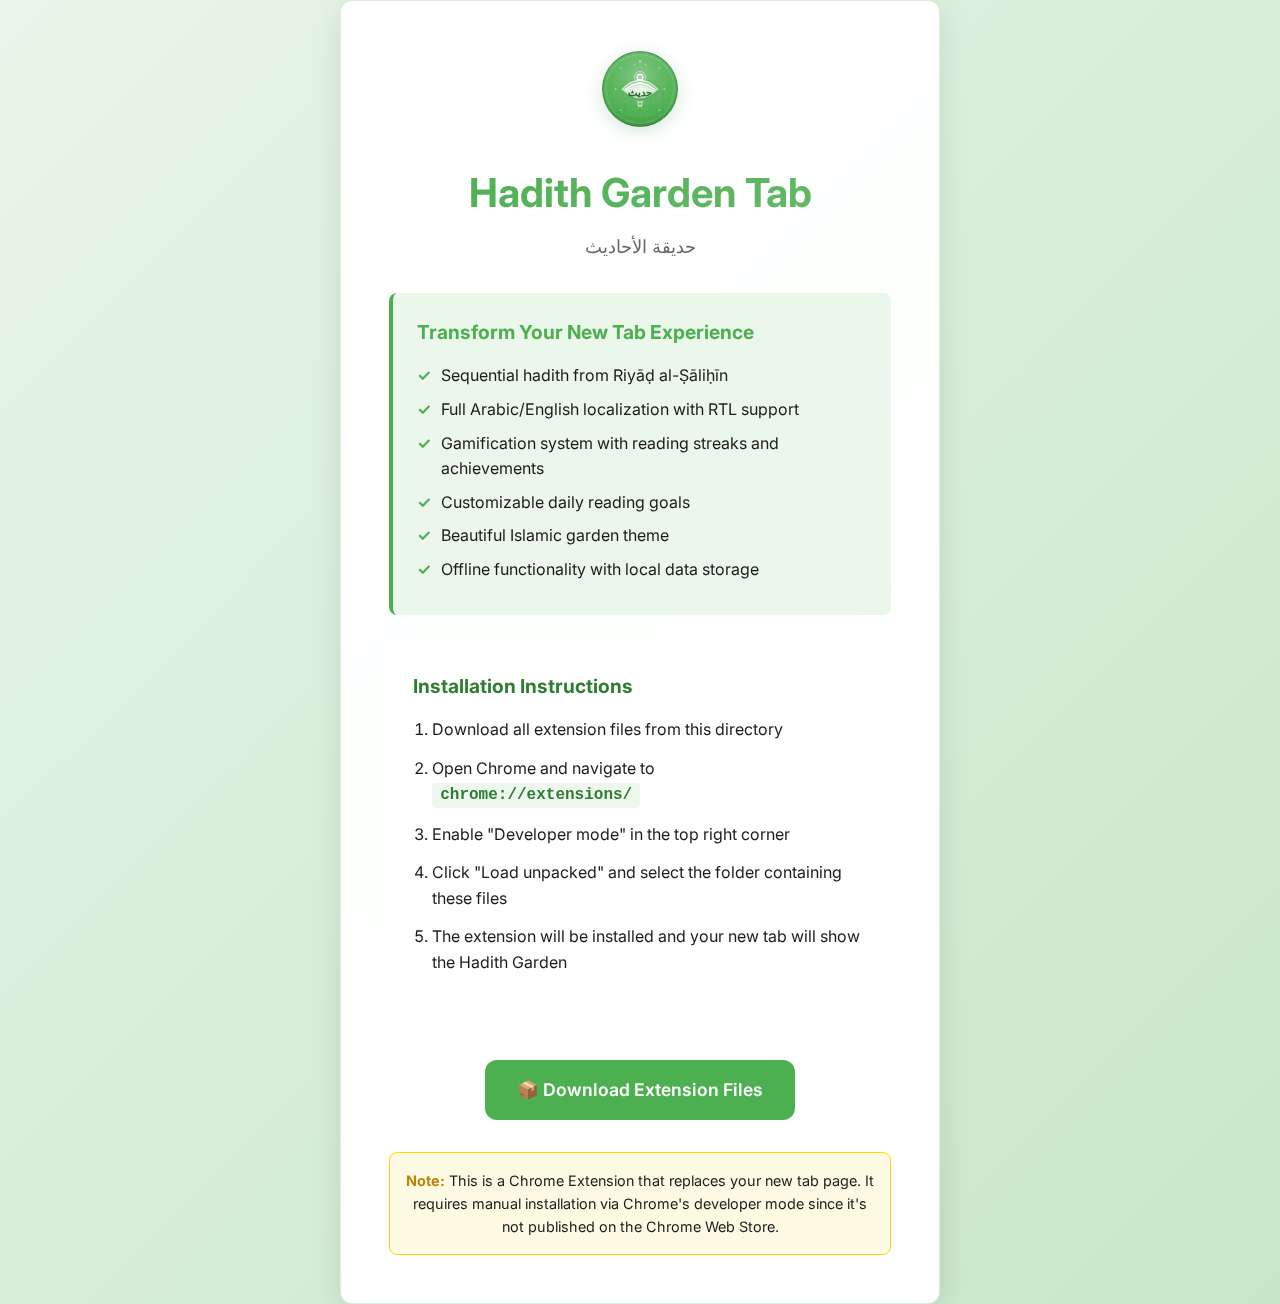
<file: index.html>
<!DOCTYPE html>
<html lang="en" dir="ltr">
<head>
    <meta charset="UTF-8">
    <meta name="viewport" content="width=device-width, initial-scale=1.0">
    <title>Hadith Garden Tab - Chrome Extension</title>
    <link rel="preconnect" href="https://fonts.googleapis.com">
    <link rel="preconnect" href="https://fonts.gstatic.com" crossorigin>
    <link href="https://fonts.googleapis.com/css2?family=Amiri:wght@400;700&family=Inter:wght@400;500;600&display=swap" rel="stylesheet">
    <style>
        :root {
            --primary-green: #4CAF50;
            --light-green: #66BB6A;
            --dark-green: #2E7D32;
            --soft-green: rgba(76, 175, 80, 0.1);
            --accent-gold: #FFD700;
            --text-dark: #1B1B1B;
            --text-light: #666666;
            --card-bg: rgba(255, 255, 255, 0.95);
            --shadow: rgba(0, 0, 0, 0.1);
            --border-radius: 12px;
            --transition: all 0.3s cubic-bezier(0.4, 0, 0.2, 1);
        }

        * {
            margin: 0;
            padding: 0;
            box-sizing: border-box;
        }

        body {
            font-family: 'Inter', sans-serif;
            background: linear-gradient(135deg, #E8F5E8 0%, #C8E6C9 100%);
            min-height: 100vh;
            display: flex;
            align-items: center;
            justify-content: center;
            color: var(--text-dark);
            line-height: 1.6;
        }

        .container {
            max-width: 600px;
            width: 90%;
            background: var(--card-bg);
            border-radius: var(--border-radius);
            padding: 3rem;
            box-shadow: 0 8px 32px var(--shadow);
            text-align: center;
            backdrop-filter: blur(10px);
            border: 1px solid rgba(76, 175, 80, 0.2);
        }

        .logo {
            width: 80px;
            height: 80px;
            margin: 0 auto 1.5rem;
            filter: drop-shadow(0 4px 8px rgba(45, 125, 50, 0.2));
        }

        .title {
            font-size: 2.5rem;
            font-weight: 700;
            color: var(--primary-green);
            margin-bottom: 0.5rem;
            background: linear-gradient(135deg, var(--primary-green), var(--light-green));
            -webkit-background-clip: text;
            -webkit-text-fill-color: transparent;
            background-clip: text;
        }

        .subtitle {
            font-size: 1.1rem;
            color: var(--text-light);
            margin-bottom: 2rem;
        }

        .description {
            font-size: 1rem;
            color: var(--text-dark);
            margin-bottom: 2rem;
            text-align: left;
            background: var(--soft-green);
            padding: 1.5rem;
            border-radius: 8px;
            border-left: 4px solid var(--primary-green);
        }

        .description h3 {
            color: var(--primary-green);
            margin-bottom: 1rem;
            font-size: 1.2rem;
        }

        .description ul {
            list-style: none;
            padding-left: 0;
        }

        .description li {
            margin-bottom: 0.5rem;
            position: relative;
            padding-left: 1.5rem;
        }

        .description li::before {
            content: "✓";
            position: absolute;
            left: 0;
            color: var(--primary-green);
            font-weight: bold;
        }

        .installation-steps {
            text-align: left;
            margin-bottom: 2rem;
            background: rgba(255, 255, 255, 0.7);
            padding: 1.5rem;
            border-radius: 8px;
        }

        .installation-steps h3 {
            color: var(--dark-green);
            margin-bottom: 1rem;
            font-size: 1.2rem;
        }

        .installation-steps ol {
            padding-left: 1.2rem;
        }

        .installation-steps li {
            margin-bottom: 0.8rem;
            color: var(--text-dark);
        }

        .installation-steps code {
            background: rgba(76, 175, 80, 0.1);
            padding: 0.2rem 0.5rem;
            border-radius: 4px;
            font-family: 'Courier New', monospace;
            color: var(--dark-green);
            font-weight: 600;
        }

        .download-btn {
            display: inline-flex;
            align-items: center;
            gap: 0.75rem;
            background: var(--primary-green);
            color: white;
            padding: 1rem 2rem;
            border: none;
            border-radius: var(--border-radius);
            font-size: 1.1rem;
            font-weight: 600;
            cursor: pointer;
            transition: var(--transition);
            text-decoration: none;
            margin-top: 1rem;
        }

        .download-btn:hover {
            background: var(--light-green);
            transform: translateY(-2px);
            box-shadow: 0 8px 24px rgba(76, 175, 80, 0.3);
        }

        .note {
            margin-top: 2rem;
            padding: 1rem;
            background: rgba(255, 215, 0, 0.1);
            border-radius: 8px;
            border: 1px solid var(--accent-gold);
            color: var(--text-dark);
            font-size: 0.9rem;
        }

        .note strong {
            color: #B8860B;
        }
    </style>
</head>
<body>
    <div class="container">
        <img src="icons/logo.svg" alt="Hadith Garden Logo" class="logo">
        
        <h1 class="title">Hadith Garden Tab</h1>
        <p class="subtitle">حديقة الأحاديث</p>
        
        <div class="description">
            <h3>Transform Your New Tab Experience</h3>
            <ul>
                <li>Sequential hadith from Riyāḍ al-Ṣāliḥīn</li>
                <li>Full Arabic/English localization with RTL support</li>
                <li>Gamification system with reading streaks and achievements</li>
                <li>Customizable daily reading goals</li>
                <li>Beautiful Islamic garden theme</li>
                <li>Offline functionality with local data storage</li>
            </ul>
        </div>

        <div class="installation-steps">
            <h3>Installation Instructions</h3>
            <ol>
                <li>Download all extension files from this directory</li>
                <li>Open Chrome and navigate to <code>chrome://extensions/</code></li>
                <li>Enable "Developer mode" in the top right corner</li>
                <li>Click "Load unpacked" and select the folder containing these files</li>
                <li>The extension will be installed and your new tab will show the Hadith Garden</li>
            </ol>
        </div>

        <a href="#" class="download-btn" onclick="downloadFiles()">
            📦 Download Extension Files
        </a>

        <div class="note">
            <strong>Note:</strong> This is a Chrome Extension that replaces your new tab page. It requires manual installation via Chrome's developer mode since it's not published on the Chrome Web Store.
        </div>
    </div>

    <script>
        function downloadFiles() {
            alert('Please manually download the following files from this directory:\n\n' +
                  '• manifest.json\n' +
                  '• newtab.html\n' +
                  '• newtab.css\n' +
                  '• newtab.js\n' +
                  '• localization.js\n' +
                  '• gamification.js\n' +
                  '• options.html\n' +
                  '• options.css\n' +
                  '• options.js\n' +
                  '• icons/ folder (complete)\n' +
                  '• data/ folder (complete)\n\n' +
                  'Then follow the installation instructions above.');
        }
    </script>
</body>
</html>
</file>
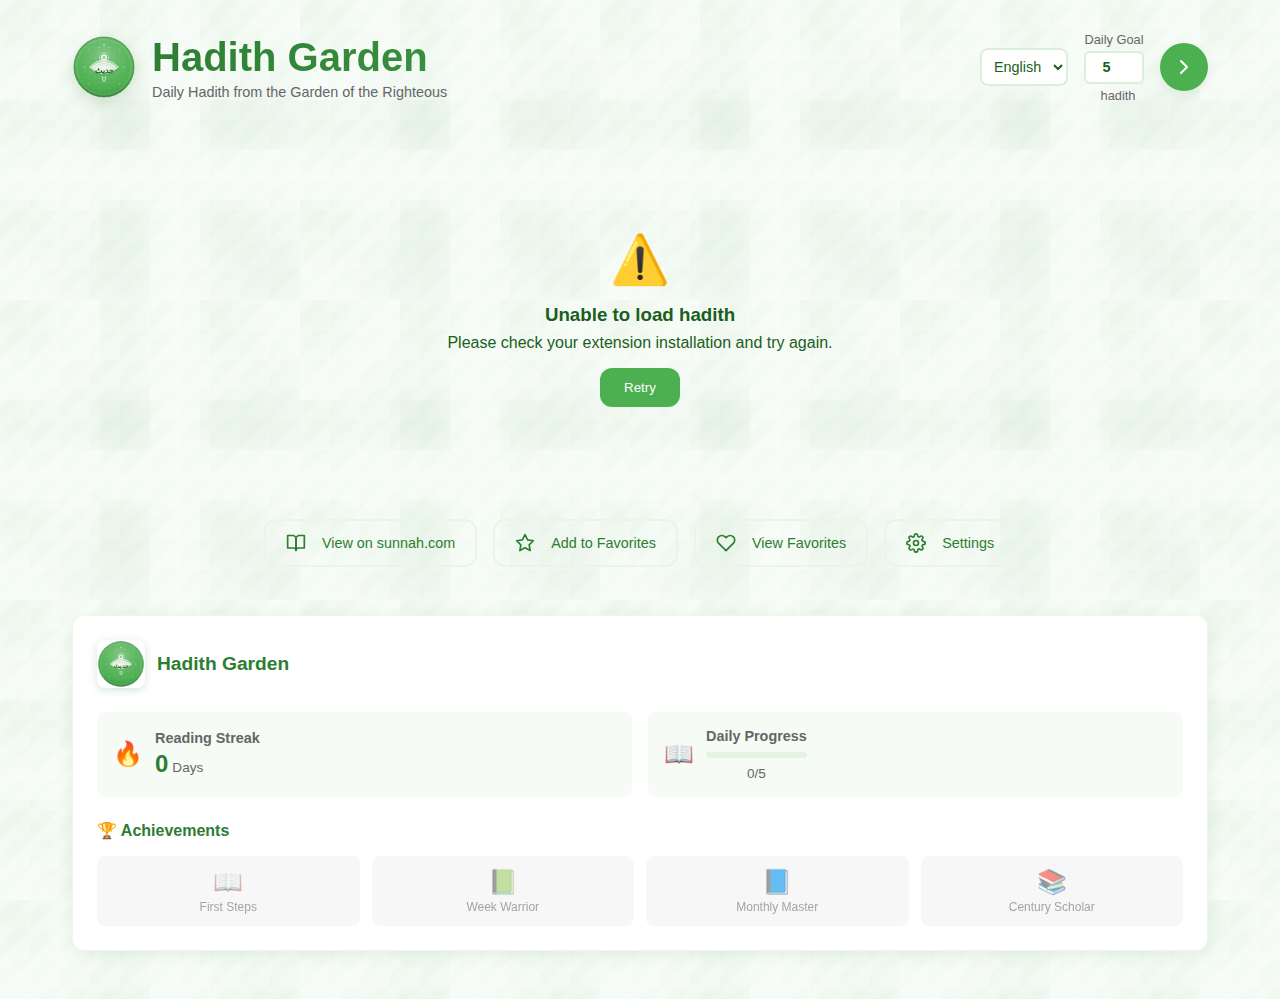
<file: newtab.html>
<!DOCTYPE html>
<html lang="en" dir="ltr">
<head>
    <meta charset="UTF-8">
    <meta name="viewport" content="width=device-width, initial-scale=1.0">
    <title data-i18n="app.title">🌿 Garden Tab – Riyāḍ al-Ṣāliḥīn</title>
    <link rel="stylesheet" href="newtab.css">

    <!-- Feather icons CSS is embedded in main CSS file -->
</head>
<body>
    <div class="container">        
        <header class="header">
            <div class="logo-title-section">
                <img src="icons/logo.svg" alt="Hadeeth Garden Logo" class="header-logo">
                <div class="title-group">
                    <h1 class="title" data-i18n="app.title">Hadith Garden Tab</h1>
                    <p class="subtitle" data-i18n="app.subtitle">Daily Hadith from the Garden of the Righteous</p>
                </div>
            </div>
            <div class="header-controls">
                <select id="languageSelect" class="language-select" title="Language / اللغة">
                    <option value="en">English</option>
                    <option value="ar">العربية</option>
                </select>
                <div class="daily-goal-controls">
                    <label for="dailyGoalInput" class="goal-label" data-i18n="ui.daily_goal">Daily Goal</label>
                    <input type="number" id="dailyGoalInput" min="1" max="20" value="5" class="goal-input">
                    <span class="goal-label-suffix" data-i18n="ui.hadith_goal">hadith</span>
                </div>
                <button id="nextHadithBtn" class="next-btn" data-i18n-title="hadith.nextHadith">
                    <i data-feather="chevron-right"></i>
                </button>
            </div>
        </header>

        <main class="main-content">
            <div id="loadingState" class="loading-state">
                <div class="loading-spinner"></div>
                <p data-i18n="loading.text">Loading hadith...</p>
            </div>

            <div id="errorState" class="error-state" style="display: none;">
                <div class="error-icon">⚠️</div>
                <h3 data-i18n="error.title">Unable to load hadith</h3>
                <p data-i18n="error.description">Please check your extension installation and try again.</p>
                <button id="retryBtn" class="retry-btn" data-i18n="error.retry">Retry</button>
            </div>

            <article id="hadithCard" class="hadith-card" style="display: none;">
                <div class="hadith-meta">
                    <span id="bookChip" class="chip" data-i18n="hadith.book">Book</span>
                    <span id="numberChip" class="chip" data-i18n="hadith.number">Hadith</span>
                </div>

                <div id="arabicText" class="arabic-text" lang="ar" dir="rtl">
                    <!-- Arabic hadith text will be loaded here -->
                </div>

                <div id="englishText" class="english-text" lang="en">
                    <!-- English hadith text will be loaded here -->
                </div>
            </article>
        </main>

        <footer class="footer">
            <div class="toolbar">
                <button id="viewOnSunnahBtn" class="toolbar-btn" data-i18n-title="hadith.viewOnSunnah">
                    <i data-feather="book-open"></i>
                    <span data-i18n="hadith.viewOnSunnah">View on sunnah.com</span>
                </button>
                
                <button id="addToFavoritesBtn" class="toolbar-btn" data-i18n-title="hadith.addToFavorites">
                    <i data-feather="star"></i>
                    <span data-i18n="hadith.addToFavorites">Add to Favorites</span>
                </button>
                
                <button id="favoritesBtn" class="toolbar-btn" data-i18n-title="favorites.view">
                    <i data-feather="heart"></i>
                    <span data-i18n="favorites.view">View Favorites</span>
                </button>
                

                <button id="settingsBtn" class="toolbar-btn" data-i18n-title="hadith.settings">
                    <i data-feather="settings"></i>
                    <span data-i18n="hadith.settings">Settings</span>
                </button>
            </div>
        </footer>

        <!-- Progress/Gamification Section moved to bottom -->
        <div id="progressSection" class="progress-section">
            <!-- This will be populated by gamification system -->
        </div>
    </div>

    <script src="libs/feather.min.js"></script>
    <script src="localization.js"></script>
    <script src="gamification.js"></script>
    <script src="newtab.js"></script>
</body>
</html>
</file>
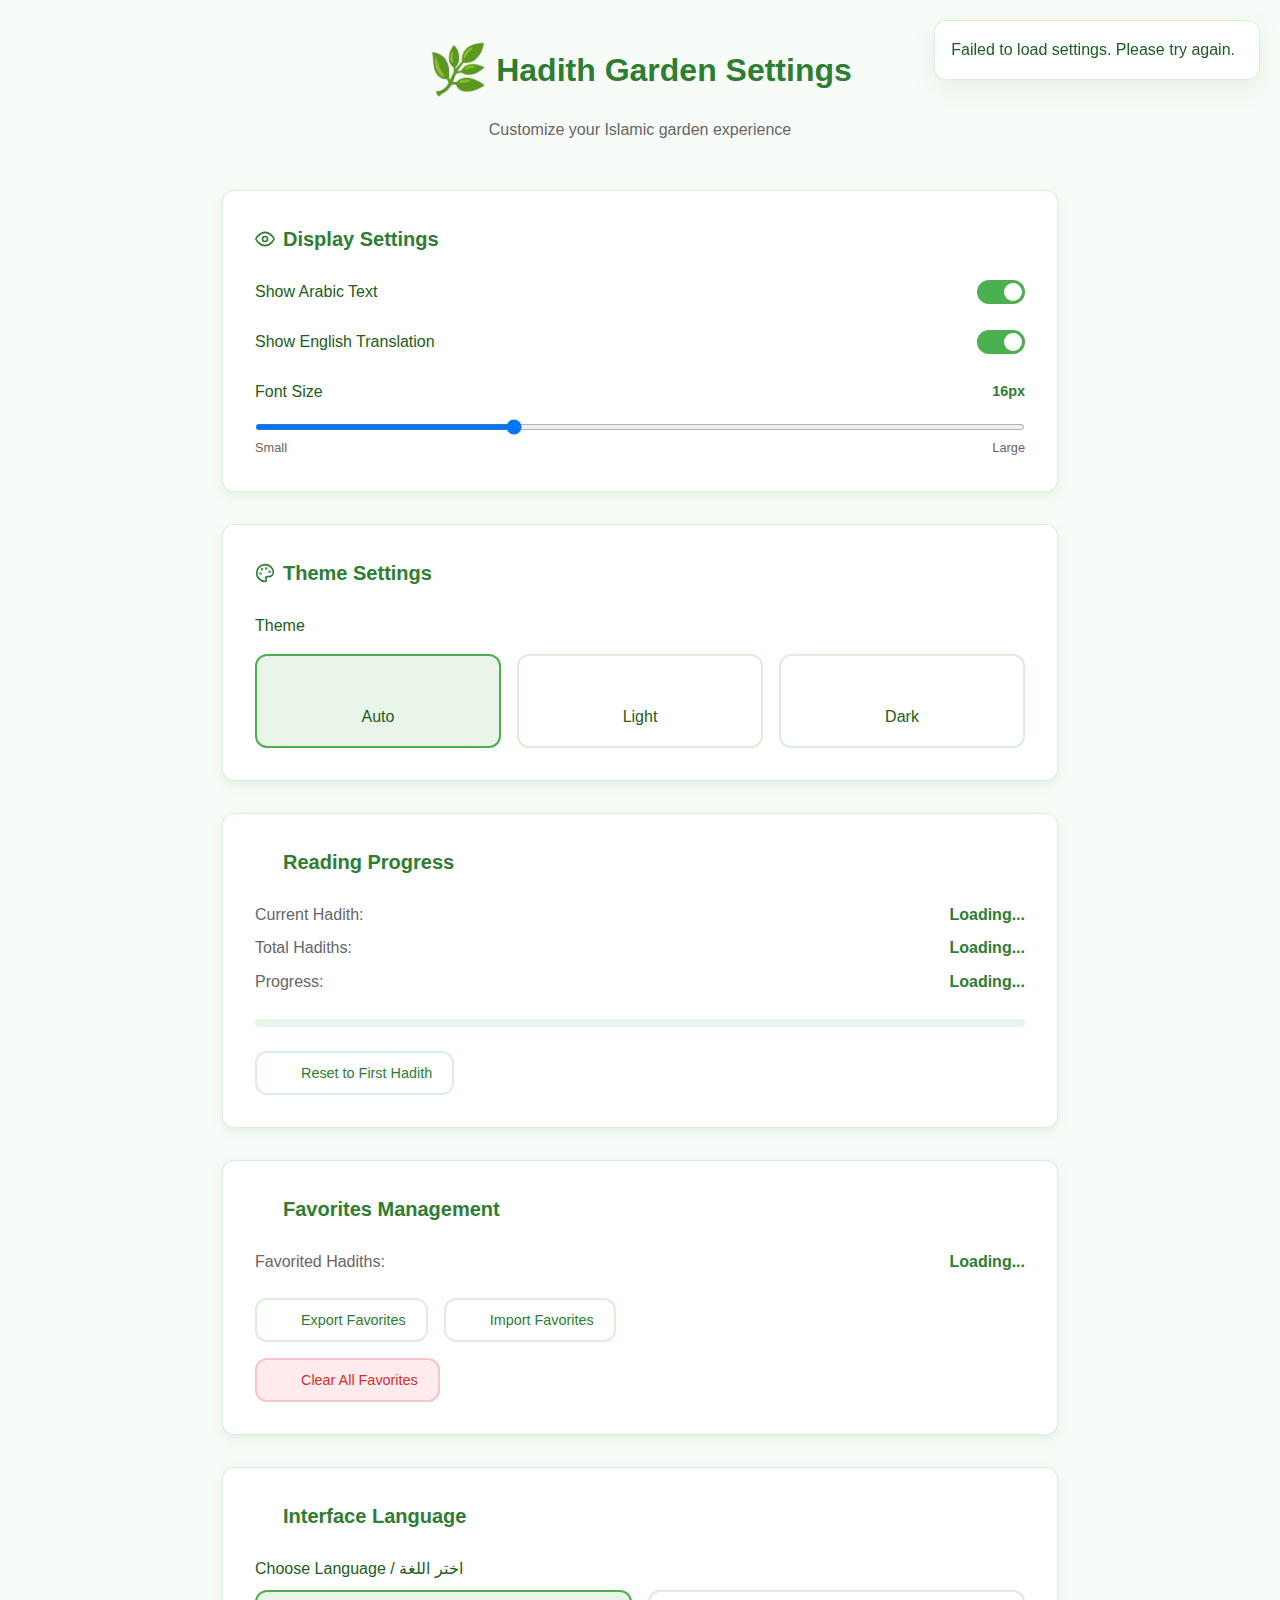
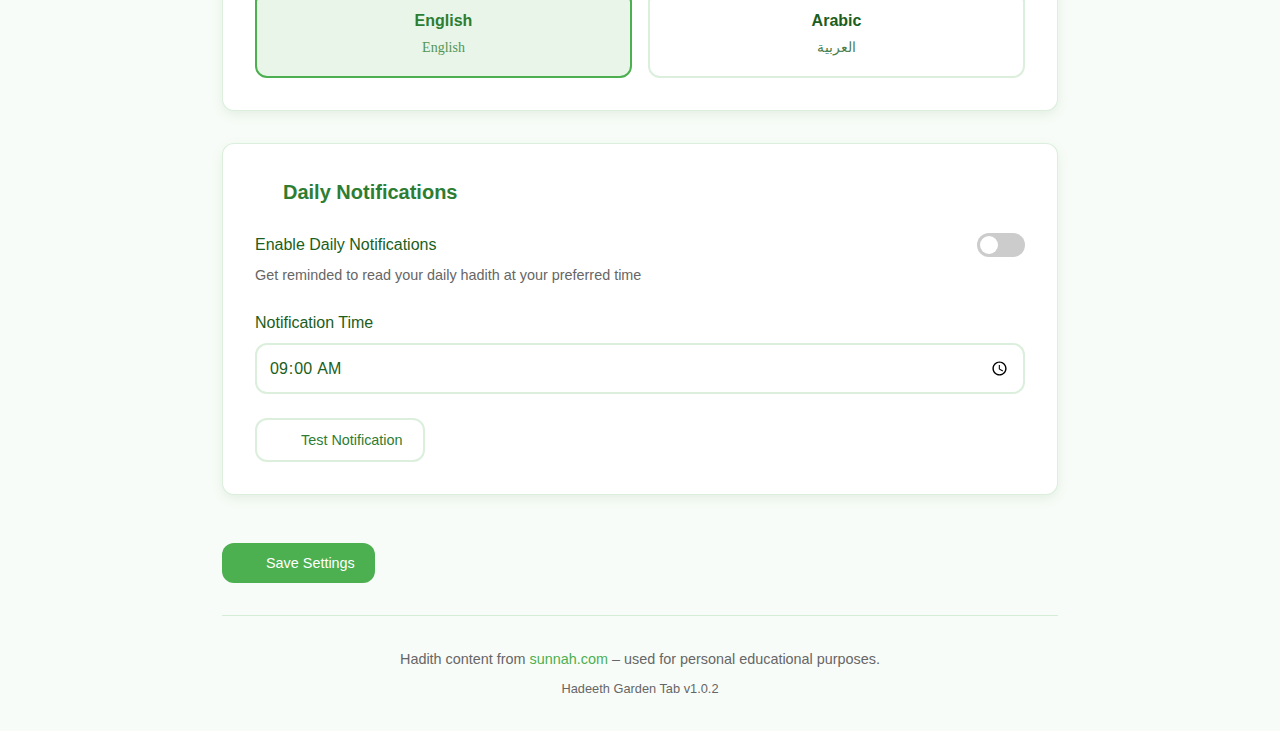
<file: options.html>
<!DOCTYPE html>
<html lang="en" dir="ltr">
<head>
    <meta charset="UTF-8">
    <meta name="viewport" content="width=device-width, initial-scale=1.0">
    <title data-i18n="options.title">Hadith Garden - Settings</title>
    <link rel="stylesheet" href="options.css">
</head>
<body>
    <div class="container">
        <header class="header">
            <h1 class="title">
                <span class="icon">🌿</span>
                <span data-i18n="options.title">Hadith Garden Settings</span>
            </h1>
            <p class="subtitle" data-i18n="options.subtitle">Customize your Islamic garden experience</p>
        </header>

        <main class="main-content">
            <div class="settings-grid">
                <!-- Display Settings -->
                <section class="settings-section">
                    <h2 class="section-title">
                        <svg width="20" height="20" viewBox="0 0 24 24" fill="none" stroke="currentColor" stroke-width="2" stroke-linecap="round" stroke-linejoin="round">
                            <path d="M1 12s4-8 11-8 11 8 11 8-4 8-11 8-11-8-11-8z"></path>
                            <circle cx="12" cy="12" r="3"></circle>
                        </svg>
                        <span data-i18n="options.display">Display Settings</span>
                    </h2>
                    
                    <div class="setting-group">
                        <label class="setting-label">
                            <span class="label-text" data-i18n="options.showArabic">Show Arabic Text</span>
                            <div class="toggle-switch">
                                <input type="checkbox" id="showArabic" checked>
                                <span class="slider"></span>
                            </div>
                        </label>
                    </div>
                    
                    <div class="setting-group">
                        <label class="setting-label">
                            <span class="label-text" data-i18n="options.showEnglish">Show English Translation</span>
                            <div class="toggle-switch">
                                <input type="checkbox" id="showEnglish" checked>
                                <span class="slider"></span>
                            </div>
                        </label>
                    </div>
                    
                    <div class="setting-group">
                        <label class="setting-label">
                            <span class="label-text" data-i18n="options.fontSize">Font Size</span>
                            <span class="font-size-value" id="fontSizeValue">16px</span>
                        </label>
                        <input type="range" id="fontSize" min="12" max="24" value="16" class="slider-range">
                        <div class="range-labels">
                            <span data-i18n="options.small">Small</span>
                            <span data-i18n="options.large">Large</span>
                        </div>
                    </div>
                </section>

                <!-- Theme Settings -->
                <section class="settings-section">
                    <h2 class="section-title">
                        <svg width="20" height="20" viewBox="0 0 24 24" fill="none" stroke="currentColor" stroke-width="2" stroke-linecap="round" stroke-linejoin="round">
                            <circle cx="13.5" cy="6.5" r=".5"></circle>
                            <circle cx="17.5" cy="10.5" r=".5"></circle>
                            <circle cx="8.5" cy="7.5" r=".5"></circle>
                            <circle cx="6.5" cy="12.5" r=".5"></circle>
                            <path d="M12 2C6.5 2 2 6.5 2 12s4.5 10 10 10c.926 0 1.648-.746 1.648-1.688 0-.437-.18-.835-.437-1.125-.29-.289-.438-.652-.438-1.125a1.64 1.64 0 0 1 1.668-1.668h1.996c3.051 0 5.555-2.503 5.555-5.554C21.965 6.012 17.461 2 12 2z"></path>
                        </svg>
                        <span data-i18n="options.theme">Theme Settings</span>
                    </h2>
                    
                    <div class="setting-group">
                        <label class="setting-label">
                            <span class="label-text" data-i18n="options.themeLabel">Theme</span>
                        </label>
                        <div class="theme-options">
                            <label class="theme-option">
                                <input type="radio" name="theme" value="auto" checked>
                                <span class="theme-card">
                                    <i data-feather="monitor"></i>
                                    <span data-i18n="options.theme.auto">Auto</span>
                                </span>
                            </label>
                            <label class="theme-option">
                                <input type="radio" name="theme" value="light">
                                <span class="theme-card">
                                    <i data-feather="sun"></i>
                                    <span data-i18n="options.theme.light">Light</span>
                                </span>
                            </label>
                            <label class="theme-option">
                                <input type="radio" name="theme" value="dark">
                                <span class="theme-card">
                                    <i data-feather="moon"></i>
                                    <span data-i18n="options.theme.dark">Dark</span>
                                </span>
                            </label>
                        </div>
                    </div>
                </section>

                <!-- Reading Progress -->
                <section class="settings-section">
                    <h2 class="section-title">
                        <i data-feather="book-open"></i>
                        <span data-i18n="options.readingProgress">Reading Progress</span>
                    </h2>
                    
                    <div class="progress-info">
                        <div class="progress-stat">
                            <span class="stat-label" data-i18n="options.currentHadith">Current Hadith:</span>
                            <span class="stat-value" id="currentHadithNumber" data-i18n="options.loading">Loading...</span>
                        </div>
                        <div class="progress-stat">
                            <span class="stat-label" data-i18n="options.totalHadiths">Total Hadiths:</span>
                            <span class="stat-value" id="totalHadiths" data-i18n="options.loading">Loading...</span>
                        </div>
                        <div class="progress-stat">
                            <span class="stat-label" data-i18n="options.progress">Progress:</span>
                            <span class="stat-value" id="progressPercentage" data-i18n="options.loading">Loading...</span>
                        </div>
                    </div>
                    
                    <div class="progress-bar">
                        <div class="progress-fill" id="progressFill"></div>
                    </div>
                    
                    <button id="resetProgressBtn" class="action-btn secondary">
                        <i data-feather="refresh-cw"></i>
                        <span data-i18n="options.resetProgress">Reset to First Hadith</span>
                    </button>
                </section>

                <!-- Favorites Management -->
                <section class="settings-section">
                    <h2 class="section-title">
                        <i data-feather="star"></i>
                        <span data-i18n="options.favoritesManagement">Favorites Management</span>
                    </h2>
                    
                    <div class="favorites-info">
                        <div class="favorites-stat">
                            <span class="stat-label" data-i18n="options.favoritedHadiths">Favorited Hadiths:</span>
                            <span class="stat-value" id="favoritesCount" data-i18n="options.loading">Loading...</span>
                        </div>
                    </div>
                    
                    <div class="favorites-actions">
                        <button id="exportFavoritesBtn" class="action-btn secondary">
                            <i data-feather="download"></i>
                            <span data-i18n="options.exportFavorites">Export Favorites</span>
                        </button>
                        <button id="importFavoritesBtn" class="action-btn secondary">
                            <i data-feather="upload"></i>
                            <span data-i18n="options.importFavorites">Import Favorites</span>
                        </button>
                        <input type="file" id="importFile" accept=".json" style="display: none;">
                    </div>
                    
                    <button id="clearFavoritesBtn" class="action-btn danger">
                        <i data-feather="trash-2"></i>
                        <span data-i18n="options.clearFavorites">Clear All Favorites</span>
                    </button>
                </section>

                <!-- Language Settings -->
                <section class="settings-section">
                    <h2 class="section-title">
                        <i data-feather="globe"></i>
                        <span data-i18n="options.interfaceLanguage">Interface Language</span>
                    </h2>
                    
                    <div class="setting-group">
                        <label class="setting-label">
                            <span class="label-text" data-i18n="options.chooseLanguage">Choose Language / اختر اللغة</span>
                        </label>
                        <div class="language-options">
                            <label class="language-option">
                                <input type="radio" name="language" value="en" checked>
                                <span class="language-card">
                                    <span class="language-name" data-i18n="options.languageEnglish">English</span>
                                    <span class="language-native">English</span>
                                </span>
                            </label>
                            <label class="language-option">
                                <input type="radio" name="language" value="ar">
                                <span class="language-card">
                                    <span class="language-name" data-i18n="options.languageArabic">Arabic</span>
                                    <span class="language-native">العربية</span>
                                </span>
                            </label>
                        </div>
                    </div>
                </section>

                <!-- Notifications -->
                <section class="settings-section">
                    <h2 class="section-title">
                        <i data-feather="bell"></i>
                        <span data-i18n="settings.notifications">Daily Notifications</span>
                    </h2>
                    
                    <div class="setting-group">
                        <label class="setting-label">
                            <span class="label-text" data-i18n="notifications.enable">Enable Daily Notifications</span>
                            <div class="toggle-switch">
                                <input type="checkbox" id="notificationsEnabled">
                                <span class="slider"></span>
                            </div>
                        </label>
                        <div class="setting-description" data-i18n="notifications.description">
                            Get reminded to read your daily hadith at your preferred time
                        </div>
                    </div>
                    
                    <div class="setting-group" id="notificationTimeGroup">
                        <label class="setting-label">
                            <span class="label-text" data-i18n="notifications.time">Notification Time</span>
                        </label>
                        <input type="time" id="notificationTime" value="09:00" class="time-input">
                    </div>
                    
                    <div class="setting-group">
                        <button id="testNotificationBtn" class="action-btn secondary">
                            <i data-feather="bell"></i>
                            <span data-i18n="notifications.test">Test Notification</span>
                        </button>
                        <div class="notification-status" id="notificationStatus"></div>
                    </div>
                </section>
            </div>
        </main>

        <footer class="footer">
            <div class="footer-actions">
                <button id="saveSettingsBtn" class="action-btn primary">
                    <i data-feather="save"></i>
                    <span data-i18n="options.saveSettings">Save Settings</span>
                </button>
            </div>
            
            <div class="footer-info">
                <p class="attribution" data-i18n-html="options.attribution">
                    Hadith content from <a href="https://sunnah.com/riyadussalihin" target="_blank">sunnah.com</a> 
                    – used for personal educational purposes.
                </p>
                <p class="version" data-i18n="options.version">Hadeeth Garden Tab v1.0.2</p>
            </div>
        </footer>
    </div>

    <!-- Notifications -->
    <div id="notification" class="notification">
        <div class="notification-content">
            <span class="notification-message"></span>
            <button class="notification-close">
                <i data-feather="x"></i>
            </button>
        </div>
    </div>

    <script src="libs/feather.min.js"></script>
    <script src="localization.js"></script>
    <script src="options.js"></script>
</body>
</html>
</file>
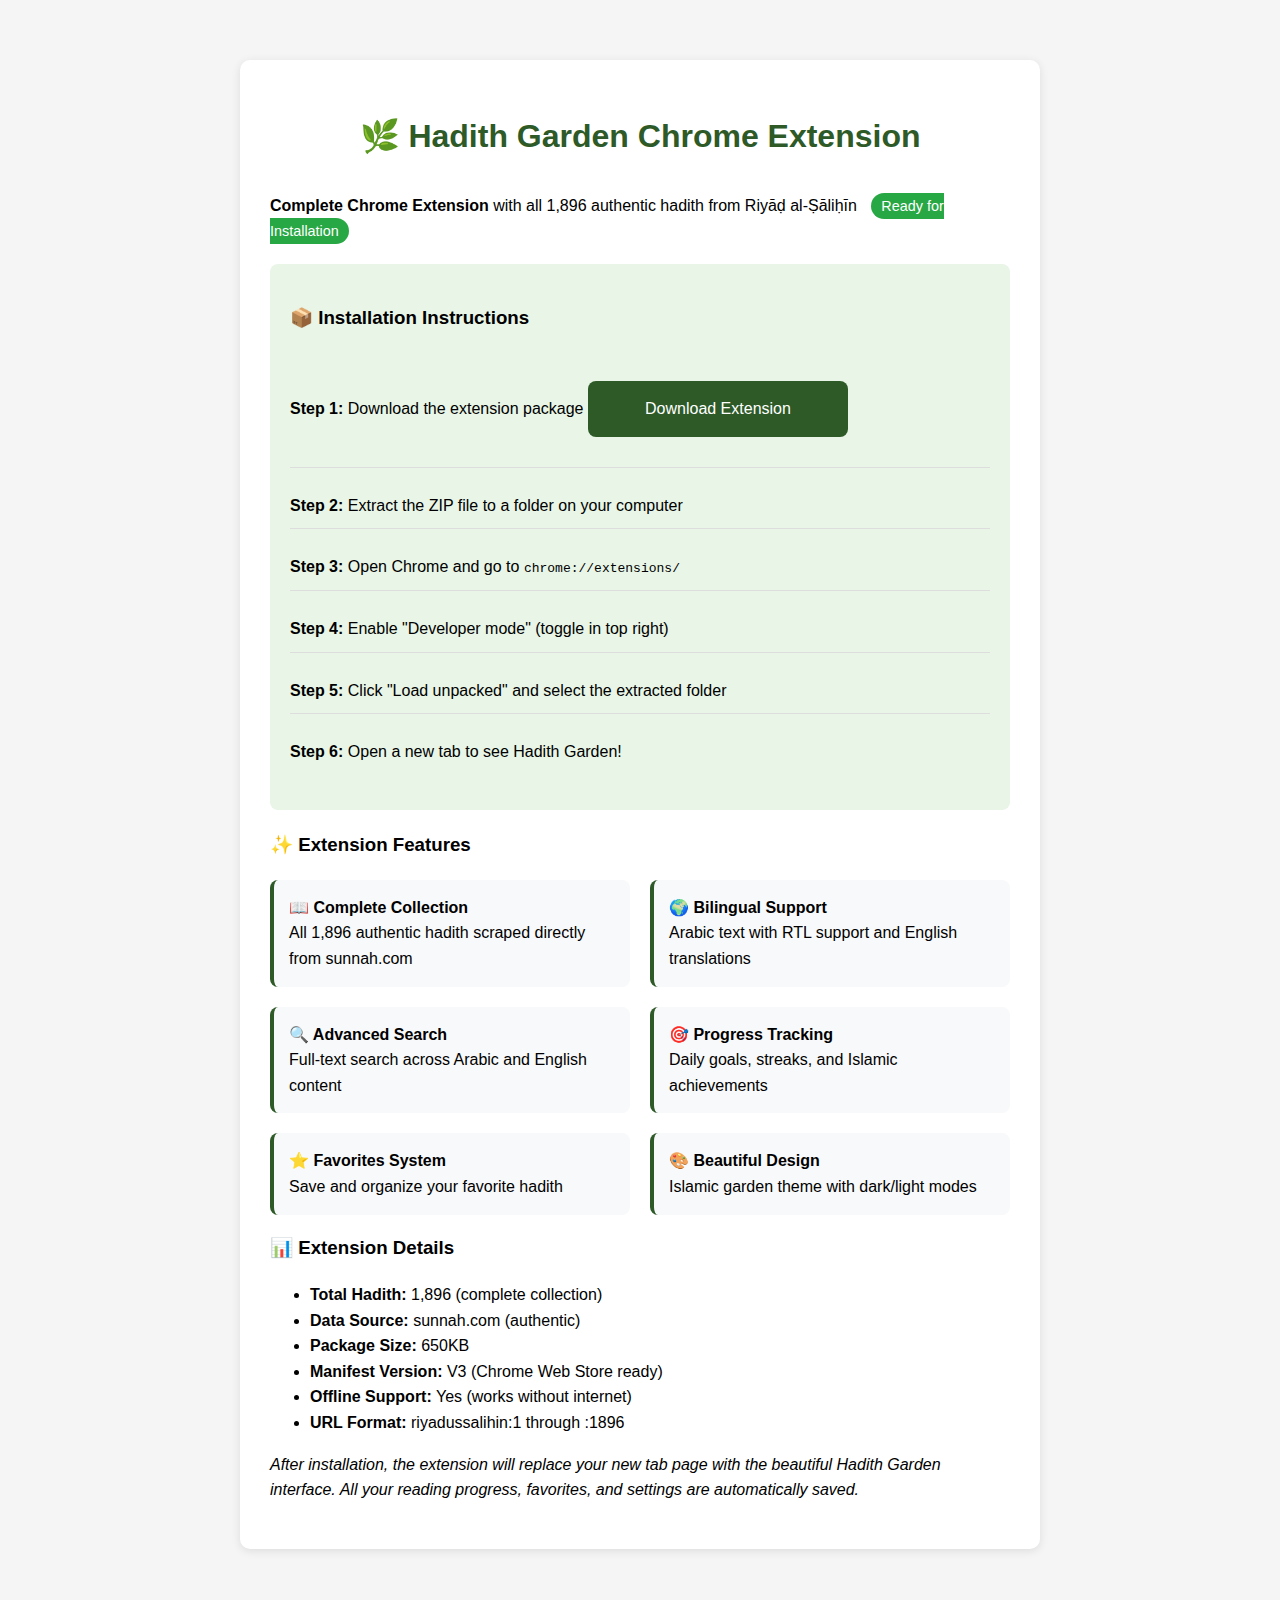
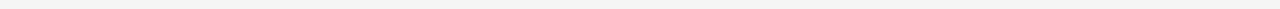
<file: test-extension.html>
<!DOCTYPE html>
<html lang="en">
<head>
    <meta charset="UTF-8">
    <meta name="viewport" content="width=device-width, initial-scale=1.0">
    <title>Hadith Garden - Test Extension</title>
    <style>
        body {
            font-family: -apple-system, BlinkMacSystemFont, 'Segoe UI', Roboto, sans-serif;
            max-width: 800px;
            margin: 40px auto;
            padding: 20px;
            line-height: 1.6;
            background: #f5f5f5;
        }
        .container {
            background: white;
            padding: 30px;
            border-radius: 10px;
            box-shadow: 0 2px 10px rgba(0,0,0,0.1);
        }
        .title {
            color: #2d5a27;
            text-align: center;
            margin-bottom: 30px;
        }
        .installation-steps {
            background: #e8f5e7;
            padding: 20px;
            border-radius: 8px;
            margin: 20px 0;
        }
        .step {
            margin: 15px 0;
            padding: 10px 0;
            border-bottom: 1px solid #ddd;
        }
        .step:last-child {
            border-bottom: none;
        }
        .extension-features {
            display: grid;
            grid-template-columns: 1fr 1fr;
            gap: 20px;
            margin-top: 20px;
        }
        .feature {
            background: #f8f9fa;
            padding: 15px;
            border-radius: 8px;
            border-left: 4px solid #2d5a27;
        }
        .download-btn {
            display: inline-block;
            background: #2d5a27;
            color: white;
            padding: 15px 30px;
            text-decoration: none;
            border-radius: 8px;
            margin: 20px 0;
            text-align: center;
            width: 200px;
        }
        .success-badge {
            background: #28a745;
            color: white;
            padding: 5px 10px;
            border-radius: 15px;
            font-size: 0.9em;
            margin-left: 10px;
        }
    </style>
</head>
<body>
    <div class="container">
        <h1 class="title">🌿 Hadith Garden Chrome Extension</h1>
        <p><strong>Complete Chrome Extension</strong> with all 1,896 authentic hadith from Riyāḍ al-Ṣāliḥīn <span class="success-badge">Ready for Installation</span></p>
        
        <div class="installation-steps">
            <h3>📦 Installation Instructions</h3>
            <div class="step">
                <strong>Step 1:</strong> Download the extension package
                <a href="hadith-garden-chrome-extension.zip" class="download-btn" download>Download Extension</a>
            </div>
            <div class="step">
                <strong>Step 2:</strong> Extract the ZIP file to a folder on your computer
            </div>
            <div class="step">
                <strong>Step 3:</strong> Open Chrome and go to <code>chrome://extensions/</code>
            </div>
            <div class="step">
                <strong>Step 4:</strong> Enable "Developer mode" (toggle in top right)
            </div>
            <div class="step">
                <strong>Step 5:</strong> Click "Load unpacked" and select the extracted folder
            </div>
            <div class="step">
                <strong>Step 6:</strong> Open a new tab to see Hadith Garden!
            </div>
        </div>

        <h3>✨ Extension Features</h3>
        <div class="extension-features">
            <div class="feature">
                <strong>📖 Complete Collection</strong><br>
                All 1,896 authentic hadith scraped directly from sunnah.com
            </div>
            <div class="feature">
                <strong>🌍 Bilingual Support</strong><br>
                Arabic text with RTL support and English translations
            </div>
            <div class="feature">
                <strong>🔍 Advanced Search</strong><br>
                Full-text search across Arabic and English content
            </div>
            <div class="feature">
                <strong>🎯 Progress Tracking</strong><br>
                Daily goals, streaks, and Islamic achievements
            </div>
            <div class="feature">
                <strong>⭐ Favorites System</strong><br>
                Save and organize your favorite hadith
            </div>
            <div class="feature">
                <strong>🎨 Beautiful Design</strong><br>
                Islamic garden theme with dark/light modes
            </div>
        </div>

        <h3>📊 Extension Details</h3>
        <ul>
            <li><strong>Total Hadith:</strong> 1,896 (complete collection)</li>
            <li><strong>Data Source:</strong> sunnah.com (authentic)</li>
            <li><strong>Package Size:</strong> 650KB</li>
            <li><strong>Manifest Version:</strong> V3 (Chrome Web Store ready)</li>
            <li><strong>Offline Support:</strong> Yes (works without internet)</li>
            <li><strong>URL Format:</strong> riyadussalihin:1 through :1896</li>
        </ul>

        <p><em>After installation, the extension will replace your new tab page with the beautiful Hadith Garden interface. All your reading progress, favorites, and settings are automatically saved.</em></p>
    </div>
</body>
</html>
</file>
<file: newtab.css>
:root {
    --primary-green: #2d7d32;
    --primary-green-dark: #1b5e20;
    --light-green: #4caf50;
    --soft-green: #e8f5e8;
    --accent-gold: #ffd700;
    --text-dark: #1b5e20;
    --text-light: #666;
    --background: #f8fcf8;
    --card-bg: #ffffff;
    --shadow: rgba(45, 125, 50, 0.1);
    --border-radius: 12px;
    --transition: all 0.3s cubic-bezier(0.4, 0, 0.2, 1);
}

[data-theme="dark"] {
    --background: #0d1f12;
    --card-bg: #1a2e1f;
    --text-dark: #a5d6a7;
    --text-light: #81c784;
    --soft-green: #1b2e1f;
    --shadow: rgba(0, 0, 0, 0.3);
}

* {
    margin: 0;
    padding: 0;
    box-sizing: border-box;
}

body {
    font-family: -apple-system, BlinkMacSystemFont, 'Segoe UI', Roboto, Inter, sans-serif;
    background: var(--background);
    color: var(--text-dark);
    min-height: 100vh;
    background-image: 
        radial-gradient(circle at 20% 20%, rgba(76, 175, 80, 0.05) 0%, transparent 50%),
        radial-gradient(circle at 80% 80%, rgba(45, 125, 50, 0.05) 0%, transparent 50%),
        linear-gradient(135deg, transparent 25%, rgba(76, 175, 80, 0.02) 25%, rgba(76, 175, 80, 0.02) 50%, transparent 50%);
    background-size: 100px 100px, 150px 150px, 30px 30px;
    overflow-x: hidden;
}

/* Reduced motion support */
@media (prefers-reduced-motion: reduce) {
    * {
        animation-duration: 0.01ms !important;
        animation-iteration-count: 1 !important;
        transition-duration: 0.01ms !important;
    }
}

.container {
    max-width: 1200px;
    margin: 0 auto;
    padding: 2rem;
    min-height: 100vh;
    display: flex;
    flex-direction: column;
    animation: fadeIn 0.6s ease-out;
}

@keyframes fadeIn {
    from { opacity: 0; transform: translateY(20px); }
    to { opacity: 1; transform: translateY(0); }
}

/* Progress Section - Now at bottom */
.progress-section {
    margin-top: 3rem;
    margin-bottom: 1rem;
}

.progress-card {
    background: var(--card-bg);
    border-radius: var(--border-radius);
    padding: 1.5rem;
    box-shadow: 0 4px 16px var(--shadow);
    border: 1px solid rgba(76, 175, 80, 0.1);
}

.progress-header {
    display: flex;
    align-items: center;
    gap: 1rem;
    margin-bottom: 1.5rem;
}

.logo-section {
    display: flex;
    align-items: center;
    gap: 0.75rem;
}

.app-logo {
    width: 48px;
    height: 48px;
    border-radius: 8px;
    box-shadow: 0 2px 8px rgba(45, 125, 50, 0.2);
}

.app-name {
    font-size: 1.2rem;
    font-weight: 600;
    color: var(--primary-green);
    margin: 0;
}

.stats-grid {
    display: grid;
    grid-template-columns: 1fr 1fr;
    gap: 1rem;
    margin-bottom: 1.5rem;
}

.stat-card {
    background: rgba(76, 175, 80, 0.05);
    border-radius: 8px;
    padding: 1rem;
    display: flex;
    align-items: center;
    gap: 0.75rem;
}

.stat-icon {
    font-size: 1.5rem;
}

.stat-content h3 {
    font-size: 0.9rem;
    color: var(--text-light);
    margin: 0 0 0.25rem 0;
}

.stat-value {
    display: flex;
    align-items: baseline;
    gap: 0.25rem;
}

.stat-value span:first-child {
    font-size: 1.5rem;
    font-weight: 700;
    color: var(--primary-green);
}

.stat-unit {
    font-size: 0.85rem;
    color: var(--text-light);
}

.progress-bar {
    width: 100%;
    height: 6px;
    background: rgba(76, 175, 80, 0.1);
    border-radius: 3px;
    overflow: hidden;
    margin: 0.5rem 0;
}

.progress-fill {
    height: 100%;
    background: linear-gradient(90deg, var(--light-green), var(--primary-green));
    transition: width 0.3s ease;
    border-radius: 3px;
}

.progress-text {
    font-size: 0.85rem;
    color: var(--text-light);
    text-align: center;
}

.achievements-section h3 {
    color: var(--primary-green);
    margin: 0 0 1rem 0;
    font-size: 1rem;
}

.achievements-grid {
    display: grid;
    grid-template-columns: repeat(auto-fit, minmax(80px, 1fr));
    gap: 0.75rem;
}

.achievement {
    text-align: center;
    padding: 0.75rem;
    border-radius: 8px;
    transition: var(--transition);
}

.achievement.unlocked {
    background: rgba(76, 175, 80, 0.1);
    color: var(--primary-green);
}

.achievement.locked {
    background: rgba(128, 128, 128, 0.1);
    color: var(--text-light);
    opacity: 0.6;
}

.achievement-icon {
    font-size: 1.5rem;
    margin-bottom: 0.25rem;
}

.achievement-title {
    font-size: 0.75rem;
    font-weight: 500;
}

/* Achievement Notification */
.achievement-notification {
    position: fixed;
    top: 2rem;
    right: 2rem;
    background: var(--card-bg);
    border: 2px solid var(--accent-gold);
    border-radius: var(--border-radius);
    padding: 1rem;
    box-shadow: 0 8px 32px rgba(255, 215, 0, 0.3);
    display: flex;
    align-items: center;
    gap: 1rem;
    max-width: 320px;
    transform: translateX(100%);
    transition: transform 0.3s ease;
    z-index: 1000;
}

.achievement-notification.show {
    transform: translateX(0);
}

.achievement-notification .achievement-icon {
    font-size: 2rem;
}

.achievement-notification .achievement-content h3 {
    color: var(--accent-gold);
    margin: 0 0 0.25rem 0;
    font-size: 0.9rem;
}

.achievement-notification .achievement-name {
    font-weight: 600;
    color: var(--primary-green);
    margin: 0 0 0.25rem 0;
}

.achievement-notification .achievement-desc {
    font-size: 0.8rem;
    color: var(--text-light);
    margin: 0;
}

.header {
    display: flex;
    justify-content: space-between;
    align-items: center;
    margin-bottom: 3rem;
    position: relative;
}

.logo-title-section {
    display: flex;
    align-items: center;
    gap: 1rem;
    flex: 1;
    margin-right: 2rem; /* Add space before controls */
}

.header-logo {
    width: 64px;
    height: 64px;
    border-radius: 12px;
    transition: var(--transition);
    filter: drop-shadow(0 4px 8px rgba(45, 125, 50, 0.2));
}

.header-logo:hover {
    transform: scale(1.05);
    filter: drop-shadow(0 6px 12px rgba(45, 125, 50, 0.3));
}

.title-group {
    flex: 1;
}

.title {
    font-size: clamp(1.5rem, 4vw, 2.5rem);
    font-weight: 600;
    color: var(--primary-green);
    margin: 0 0 0.25rem 0;
    background: linear-gradient(135deg, var(--primary-green), var(--light-green));
    -webkit-background-clip: text;
    -webkit-text-fill-color: transparent;
    background-clip: text;
}

.subtitle {
    font-size: 0.9rem;
    color: var(--text-light);
    margin: 0;
    font-weight: 400;
}

.header-controls {
    display: flex;
    align-items: center;
    gap: 1rem;
    flex-shrink: 0; /* Prevent shrinking */
}

.language-select {
    background: var(--card-bg);
    border: 2px solid rgba(76, 175, 80, 0.2);
    border-radius: 8px;
    padding: 0.5rem;
    color: var(--text-dark);
    font-size: 0.9rem;
    cursor: pointer;
    transition: var(--transition);
}

.language-select:hover,
.language-select:focus {
    border-color: var(--light-green);
    outline: none;
    box-shadow: 0 0 0 3px rgba(76, 175, 80, 0.1);
}

/* Daily Goal Controls */
.daily-goal-controls {
    display: flex;
    flex-direction: column;
    align-items: center;
    gap: 0.25rem;
}

.goal-label {
    font-size: 0.8rem;
    color: var(--text-light);
    font-weight: 500;
    text-align: center;
}

.goal-input {
    background: var(--card-bg);
    border: 2px solid rgba(76, 175, 80, 0.2);
    border-radius: 6px;
    padding: 0.4rem 0.8rem;
    color: var(--text-dark);
    font-size: 0.9rem;
    font-weight: 600;
    text-align: center;
    width: 60px;
    cursor: pointer;
    transition: var(--transition);
}

.goal-input:hover,
.goal-input:focus {
    border-color: var(--light-green);
    outline: none;
    box-shadow: 0 0 0 3px rgba(76, 175, 80, 0.1);
}

.goal-label-suffix {
    font-size: 0.8rem;
    color: var(--text-light);
    margin-left: 0.5rem;
}

/* Header Logo Styles */
.header-logo {
    transition: var(--transition);
    filter: drop-shadow(0 4px 8px rgba(45, 125, 50, 0.2));
}

.header-logo:hover {
    transform: scale(1.05);
    filter: drop-shadow(0 6px 12px rgba(45, 125, 50, 0.3));
}

.next-btn {
    background: var(--light-green);
    border: none;
    border-radius: 50%;
    width: 48px;
    height: 48px;
    display: flex;
    align-items: center;
    justify-content: center;
    cursor: pointer;
    color: white;
    transition: var(--transition);
    box-shadow: 0 4px 12px var(--shadow);
}

.next-btn:hover {
    background: var(--primary-green);
    transform: translateY(-2px);
    box-shadow: 0 6px 20px var(--shadow);
}

.main-content {
    flex: 1;
    display: flex;
    align-items: center;
    justify-content: center;
    margin: 2rem 0;
}

.loading-state, .error-state {
    text-align: center;
    padding: 3rem;
}

.loading-spinner {
    width: 40px;
    height: 40px;
    border: 3px solid var(--soft-green);
    border-top: 3px solid var(--light-green);
    border-radius: 50%;
    animation: spin 1s linear infinite;
    margin: 0 auto 1rem;
}

@keyframes spin {
    0% { transform: rotate(0deg); }
    100% { transform: rotate(360deg); }
}

.error-state .error-icon {
    font-size: 3rem;
    margin-bottom: 1rem;
}

.error-state h3 {
    color: var(--text-dark);
    margin-bottom: 0.5rem;
}

.retry-btn {
    background: var(--light-green);
    color: white;
    border: none;
    padding: 0.75rem 1.5rem;
    border-radius: var(--border-radius);
    cursor: pointer;
    font-weight: 500;
    margin-top: 1rem;
    transition: var(--transition);
}

.retry-btn:hover {
    background: var(--primary-green);
}

.hadith-card {
    background: var(--card-bg);
    border-radius: 20px;
    padding: 3rem;
    max-width: 800px;
    width: 100%;
    box-shadow: 0 8px 32px var(--shadow);
    border: 1px solid rgba(76, 175, 80, 0.1);
    position: relative;
    overflow: hidden;
    animation: slideInUp 0.8s cubic-bezier(0.4, 0, 0.2, 1);
}

@keyframes slideInUp {
    from { opacity: 0; transform: translateY(30px); }
    to { opacity: 1; transform: translateY(0); }
}

.hadith-card::before {
    content: '';
    position: absolute;
    top: 0;
    left: 0;
    right: 0;
    height: 4px;
    background: linear-gradient(90deg, var(--primary-green), var(--light-green), var(--accent-gold));
}

.hadith-meta {
    display: flex;
    gap: 0.75rem;
    margin-bottom: 2rem;
    justify-content: center;
    flex-wrap: wrap;
}

.chip {
    background: var(--soft-green);
    color: var(--primary-green);
    padding: 0.5rem 1rem;
    border-radius: 20px;
    font-size: 0.875rem;
    font-weight: 500;
    border: 1px solid rgba(76, 175, 80, 0.2);
}

.arabic-text {
    font-family: 'Arabic Typesetting', 'Times New Roman', serif;
    font-size: clamp(1.25rem, 3vw, 1.75rem);
    line-height: 2;
    color: var(--text-dark);
    margin-bottom: 2rem;
    text-align: right;
    direction: rtl;
    padding: 1.5rem 0;
    border-bottom: 1px solid rgba(76, 175, 80, 0.1);
}

.english-text {
    font-family: 'Inter', sans-serif;
    font-size: clamp(1rem, 2.5vw, 1.25rem);
    line-height: 1.7;
    color: var(--text-light);
    text-align: left;
    direction: ltr;
}

.footer {
    margin-top: 2rem;
    display: block !important;
    visibility: visible !important;
}

.toolbar {
    display: flex !important;
    justify-content: center;
    gap: 1rem;
    flex-wrap: wrap;
    visibility: visible !important;
}

.toolbar-btn {
    background: transparent;
    border: 2px solid var(--soft-green);
    color: var(--primary-green);
    padding: 0.75rem 1.25rem;
    border-radius: var(--border-radius);
    cursor: pointer;
    font-weight: 500;
    display: flex !important;
    align-items: center;
    gap: 0.5rem;
    transition: var(--transition);
    font-size: 0.9rem;
    visibility: visible !important;
}

.toolbar-btn:hover {
    background: var(--light-green);
    color: white;
    border-color: var(--light-green);
    transform: translateY(-2px);
}

.toolbar-btn i {
    width: 16px;
    height: 16px;
}

/* Responsive design - only stack on mobile for Arabic or very small screens */
@media (max-width: 768px) {
    .container {
        padding: 1rem;
    }
    
    .hadith-card {
        padding: 2rem;
        margin: 1rem 0;
    }
    
    .header {
        margin-bottom: 2rem;
    }
    
    /* Only stack buttons on very small screens or when in Arabic */
    [dir="rtl"] .toolbar,
    .toolbar {
        flex-wrap: wrap;
        gap: 0.5rem;
    }
    
    .hadith-meta {
        justify-content: center;
    }
}

/* Stack buttons only on very small screens */
@media (max-width: 480px) {
    .toolbar {
        flex-direction: column;
        align-items: center;
    }
    
    .toolbar-btn {
        width: 100%;
        justify-content: center;
        max-width: 300px;
    }
}

@media (max-width: 480px) {
    .title {
        font-size: 1.25rem;
    }
    
    .hadith-card {
        padding: 1.5rem;
    }
    
    .arabic-text {
        font-size: 1.125rem;
    }
    
    .english-text {
        font-size: 1rem;
    }
}

/* High contrast mode support */
@media (prefers-contrast: high) {
    .hadith-card {
        border: 2px solid var(--primary-green);
    }
    
    .toolbar-btn {
        border-width: 2px;
    }
}

/* Focus styles for accessibility */
button:focus-visible {
    outline: 2px solid var(--accent-gold);
    outline-offset: 2px;
}

/* Enhanced Button States and Icon Colors */
.toolbar-btn {
    position: relative;
    transition: all 0.3s ease;
}

/* SVG Icon Styling */
.toolbar-btn svg {
    width: 20px;
    height: 20px;
    stroke: currentColor;
    transition: all 0.3s ease;
    margin-right: 0.5rem;
    flex-shrink: 0;
}

.toolbar-btn:hover {
    background: var(--primary-green);
    color: white;
    transform: translateY(-2px);
    box-shadow: 0 4px 12px rgba(76, 175, 80, 0.3);
}

.toolbar-btn:hover i,
.toolbar-btn:hover svg {
    color: white !important;
}

.toolbar-btn:active {
    transform: translateY(0);
    box-shadow: 0 2px 8px rgba(76, 175, 80, 0.2);
}

/* Active/Selected button states */
.toolbar-btn.active {
    background: var(--primary-green);
    color: white;
    box-shadow: 0 2px 8px rgba(76, 175, 80, 0.3);
}

.toolbar-btn.active i,
.toolbar-btn.active svg {
    color: white !important;
}

/* Animation for favorites button when added */
.toolbar-btn .star-icon.favorited-star {
    color: var(--accent-gold) !important;
    fill: var(--accent-gold) !important;
    animation: starPulse 0.6s ease-out;
}

.toolbar-btn.favorited .star-icon {
    color: var(--accent-gold) !important;
    fill: var(--accent-gold) !important;
}

.toolbar-btn.favorited:hover .star-icon {
    color: white !important;
    fill: white !important;
}

/* Additional specificity for star icon when favorited */
.toolbar-btn.favorited svg {
    color: var(--accent-gold) !important;
    fill: var(--accent-gold) !important;
}

.toolbar-btn.favorited:hover svg {
    color: white !important;
    fill: white !important;
}

.toolbar-btn .favorited-star {
    color: var(--accent-gold) !important;
    fill: var(--accent-gold) !important;
}

.toolbar-btn svg.favorited-star {
    color: var(--accent-gold) !important;
    fill: var(--accent-gold) !important;
}

/* Search button active state */
.toolbar-btn.search-active {
    background: var(--primary-green);
    color: white;
}

.toolbar-btn.search-active i,
.toolbar-btn.search-active svg {
    color: white !important;
}

@keyframes starPulse {
    0%, 100% { transform: scale(1); }
    50% { transform: scale(1.2); }
}

/* RTL Support */
[dir="rtl"] {
    text-align: right;
}

[dir="rtl"] .header {
    flex-direction: row-reverse;
}

[dir="rtl"] .logo-title-section {
    flex-direction: row-reverse;
    text-align: right;
}

[dir="rtl"] .header-controls {
    flex-direction: row-reverse;
}

[dir="rtl"] .toolbar {
    flex-direction: row-reverse;
}

[dir="rtl"] .stats-grid {
    direction: rtl;
}

[dir="rtl"] .achievement-notification {
    left: 2rem;
    right: auto;
    transform: translateX(-100%);
}

[dir="rtl"] .achievement-notification.show {
    transform: translateX(0);
}

/* Enhanced Mobile Responsive Design */
@media (max-width: 768px) {
    .progress-card {
        padding: 1rem;
    }
    
    .stats-grid {
        grid-template-columns: 1fr;
        gap: 0.75rem;
    }
    
    .achievements-grid {
        grid-template-columns: repeat(auto-fit, minmax(60px, 1fr));
        gap: 0.5rem;
    }
    
    .header {
        flex-direction: column;
        gap: 1rem;
        margin-bottom: 2rem;
    }
    
    .logo-title-section {
        width: 100%;
        justify-content: center;
        text-align: center;
    }
    
    .header-controls {
        width: 100%;
        justify-content: center;
    }
    
    .header-logo {
        width: 48px;
        height: 48px;
    }
    
    .title {
        font-size: 1.5rem;
    }
    
    .achievement-notification {
        top: 1rem;
        left: 1rem;
        right: 1rem;
        max-width: none;
        transform: translateY(-100%);
    }
    
    .achievement-notification.show {
        transform: translateY(0);
    }

    .toolbar {
        flex-direction: column;
        gap: 0.5rem;
    }
    
    .toolbar-btn {
        width: 100%;
        justify-content: center;
    }
}

/* Favorites Modal */
.favorites-modal-overlay {
    position: fixed;
    top: 0;
    left: 0;
    width: 100%;
    height: 100%;
    background: rgba(0, 0, 0, 0.5);
    display: flex;
    align-items: center;
    justify-content: center;
    z-index: 1000;
    opacity: 0;
    transition: opacity 0.3s ease;
}

.favorites-modal-overlay.show {
    opacity: 1;
}

.favorites-modal {
    background: var(--card-bg);
    border-radius: var(--border-radius);
    max-width: 600px;
    width: 90%;
    max-height: 80vh;
    display: flex;
    flex-direction: column;
    box-shadow: 0 10px 40px rgba(0, 0, 0, 0.2);
}

.modal-header {
    display: flex;
    justify-content: space-between;
    align-items: center;
    padding: 1.5rem;
    border-bottom: 1px solid rgba(76, 175, 80, 0.1);
}

.modal-header h2 {
    color: var(--primary-green);
    margin: 0;
    font-size: 1.5rem;
}

.close-btn {
    background: none;
    border: none;
    font-size: 1.5rem;
    cursor: pointer;
    color: var(--text-light);
    padding: 0.5rem;
    border-radius: 50%;
    transition: var(--transition);
}

.close-btn:hover {
    background: var(--soft-green);
    color: var(--primary-green);
}

.modal-content {
    flex: 1;
    overflow-y: auto;
    padding: 1rem;
}

.empty-favorites {
    text-align: center;
    padding: 3rem 1rem;
}

.empty-icon {
    font-size: 3rem;
    margin-bottom: 1rem;
}

.favorite-hadith-item {
    display: flex;
    justify-content: space-between;
    align-items: flex-start;
    padding: 1rem;
    margin-bottom: 1rem;
    background: rgba(76, 175, 80, 0.05);
    border-radius: 8px;
    border: 1px solid rgba(76, 175, 80, 0.1);
}

.hadith-preview {
    flex: 1;
}

.hadith-meta {
    display: flex;
    gap: 0.5rem;
    margin-bottom: 0.5rem;
}

.arabic-preview {
    font-family: 'Arabic Typesetting', 'Times New Roman', serif;
    font-size: 1rem;
    line-height: 1.8;
    color: var(--text-dark);
    margin-bottom: 0.5rem;
    text-align: right;
}

.english-preview {
    font-size: 0.9rem;
    color: var(--text-light);
    line-height: 1.6;
}

.favorite-actions {
    display: flex;
    flex-direction: row;
    gap: 0.75rem;
    margin-left: 1rem;
    align-items: center;
}

.jump-to-btn, .remove-favorite-btn {
    padding: 0.5rem 1rem;
    border: none;
    border-radius: var(--border-radius);
    background: var(--primary-green);
    color: white;
    font-size: 0.875rem;
    font-weight: 500;
    cursor: pointer;
    transition: all 0.2s ease;
    display: flex;
    align-items: center;
    gap: 0.5rem;
    min-width: 80px;
    justify-content: center;
}

.jump-to-btn:hover {
    background: var(--primary-green-dark);
    transform: translateY(-1px);
}

.remove-favorite-btn {
    background: #dc3545;
}

.remove-favorite-btn:hover {
    background: #c82333;
    transform: translateY(-1px);
}

.modal-footer {
    padding: 1.5rem;
    border-top: 1px solid rgba(76, 175, 80, 0.1);
    text-align: center;
}

.close-modal-btn {
    background: var(--light-green);
    color: white;
    border: none;
    padding: 0.75rem 2rem;
    border-radius: var(--border-radius);
    cursor: pointer;
    font-weight: 500;
    transition: var(--transition);
}

.close-modal-btn:hover {
    background: var(--primary-green);
}

/* Search Modal Styles */
.modal {
    position: fixed;
    top: 0;
    left: 0;
    width: 100%;
    height: 100%;
    background: rgba(0, 0, 0, 0.5);
    display: flex;
    align-items: center;
    justify-content: center;
    z-index: 1000;
    backdrop-filter: blur(4px);
}

.modal-content {
    background: var(--card-bg);
    border-radius: var(--border-radius);
    box-shadow: 0 20px 60px rgba(0, 0, 0, 0.3);
    max-width: 90vw;
    max-height: 90vh;
    width: 600px;
    display: flex;
    flex-direction: column;
    border: 1px solid var(--border-color);
}

.modal-header {
    display: flex;
    align-items: center;
    justify-content: space-between;
    padding: 1.5rem;
    border-bottom: 1px solid var(--border-color);
}

.modal-header h3 {
    margin: 0;
    font-size: 1.25rem;
    color: var(--text-dark);
}

.modal-close {
    background: none;
    border: none;
    font-size: 1.5rem;
    cursor: pointer;
    padding: 0.5rem;
    color: var(--text-muted);
    border-radius: 50%;
    transition: all 0.2s ease;
    display: flex;
    align-items: center;
    justify-content: center;
}

.modal-close:hover {
    background: var(--hover-bg);
    color: var(--text-dark);
}

.modal-body {
    padding: 1.5rem;
    flex: 1;
    overflow: hidden;
    display: flex;
    flex-direction: column;
}

.search-input-container {
    position: relative;
    margin-bottom: 1rem;
}

.search-input-container input {
    width: 100%;
    padding: 1rem 1rem 1rem 3rem;
    border: 2px solid var(--border-color);
    border-radius: var(--border-radius);
    font-size: 1rem;
    background: var(--bg-light);
    color: var(--text-dark);
    transition: border-color 0.2s ease;
    box-sizing: border-box;
}

.search-input-container input:focus {
    outline: none;
    border-color: var(--primary-green);
    box-shadow: 0 0 0 3px rgba(76, 175, 80, 0.1);
}

.search-icon {
    position: absolute;
    left: 1rem;
    top: 50%;
    transform: translateY(-50%);
    color: var(--text-muted);
    pointer-events: none;
}

.search-filters {
    display: flex;
    gap: 1rem;
    margin-bottom: 1rem;
    flex-wrap: wrap;
}

.search-filter {
    display: flex;
    align-items: center;
    gap: 0.5rem;
    cursor: pointer;
    font-size: 0.9rem;
    color: var(--text-muted);
}

.search-filter input[type="radio"] {
    accent-color: var(--primary-green);
}

.search-results {
    flex: 1;
    overflow-y: auto;
    max-height: 400px;
}

.search-result {
    padding: 1rem;
    border: 1px solid var(--border-color);
    border-radius: var(--border-radius);
    margin-bottom: 0.75rem;
    cursor: pointer;
    transition: all 0.2s ease;
    background: var(--bg-light);
}

.search-result:hover {
    background: var(--hover-bg);
    border-color: var(--primary-green);
    transform: translateY(-1px);
    box-shadow: 0 4px 12px rgba(76, 175, 80, 0.1);
}

.search-result-meta {
    display: flex;
    gap: 0.75rem;
    margin-bottom: 0.5rem;
    flex-wrap: wrap;
}

.search-result-book,
.search-result-number {
    font-size: 0.8rem;
    padding: 0.25rem 0.5rem;
    border-radius: 12px;
    background: var(--primary-green);
    color: white;
    font-weight: 500;
}

.search-result-number {
    background: var(--accent-gold);
}

.search-result-preview {
    display: flex;
    flex-direction: column;
    gap: 0.5rem;
}

.arabic-preview {
    font-family: 'Arabic Typesetting', 'Times New Roman', serif;
    font-size: 1rem;
    line-height: 1.8;
    color: var(--text-dark);
    direction: rtl;
    text-align: right;
}

.english-preview {
    font-size: 0.9rem;
    line-height: 1.6;
    color: var(--text-muted);
}

.no-results {
    text-align: center;
    padding: 2rem;
    color: var(--text-muted);
}

.no-results p {
    margin: 0;
    font-size: 1rem;
}

/* Collections Modal Styles */
.collections-modal-overlay {
    position: fixed;
    top: 0;
    left: 0;
    width: 100%;
    height: 100%;
    background: rgba(0, 0, 0, 0.7);
    display: flex;
    align-items: center;
    justify-content: center;
    z-index: 10000;
}

.collections-modal-content {
    background: var(--surface-color);
    border-radius: 16px;
    max-width: 90vw;
    max-height: 80vh;
    width: 800px;
    overflow: hidden;
    box-shadow: 0 20px 60px rgba(0,0,0,0.3);
}

.collection-card {
    background: var(--card-bg);
    border: 1px solid var(--border-color);
    border-radius: 12px;
    padding: 1.5rem;
    transition: all 0.2s ease;
    position: relative;
}

.collection-card:hover {
    border-color: var(--primary-green) !important;
    transform: translateY(-2px);
    box-shadow: 0 8px 25px rgba(46, 125, 50, 0.15);
}
</file>
<file: options.css>
:root {
    --primary-green: #2d7d32;
    --light-green: #4caf50;
    --soft-green: #e8f5e8;
    --accent-gold: #ffd700;
    --text-dark: #1b5e20;
    --text-light: #666;
    --background: #f8fcf8;
    --card-bg: #ffffff;
    --shadow: rgba(45, 125, 50, 0.1);
    --border: rgba(76, 175, 80, 0.2);
    --border-radius: 12px;
    --transition: all 0.3s cubic-bezier(0.4, 0, 0.2, 1);
    --danger: #d32f2f;
    --danger-light: #ffebee;
}

[data-theme="dark"] {
    --background: #0d1f12;
    --card-bg: #1a2e1f;
    --text-dark: #a5d6a7;
    --text-light: #81c784;
    --soft-green: #1b2e1f;
    --shadow: rgba(0, 0, 0, 0.3);
    --border: rgba(129, 199, 132, 0.2);
    --danger-light: #2d1b1b;
}

* {
    margin: 0;
    padding: 0;
    box-sizing: border-box;
}

body {
    font-family: 'Inter', -apple-system, BlinkMacSystemFont, 'Segoe UI', Roboto, sans-serif;
    background: var(--background);
    color: var(--text-dark);
    line-height: 1.6;
    min-height: 100vh;
}

.container {
    max-width: 900px;
    margin: 0 auto;
    padding: 2rem;
}

.header {
    text-align: center;
    margin-bottom: 3rem;
}

.title {
    font-size: 2rem;
    font-weight: 600;
    color: var(--primary-green);
    margin-bottom: 0.5rem;
    display: flex;
    align-items: center;
    justify-content: center;
    gap: 0.5rem;
}

.icon {
    font-size: 1.5em;
}

.subtitle {
    color: var(--text-light);
    font-size: 1rem;
}

.main-content {
    margin-bottom: 3rem;
}

.settings-grid {
    display: grid;
    gap: 2rem;
}

.settings-section {
    background: var(--card-bg);
    border-radius: var(--border-radius);
    padding: 2rem;
    box-shadow: 0 4px 12px var(--shadow);
    border: 1px solid var(--border);
}

.section-title {
    font-size: 1.25rem;
    font-weight: 600;
    color: var(--primary-green);
    margin-bottom: 1.5rem;
    display: flex;
    align-items: center;
    gap: 0.5rem;
}

.section-title i {
    width: 20px;
    height: 20px;
}

.setting-group {
    margin-bottom: 1.5rem;
}

.setting-group:last-child {
    margin-bottom: 0;
}

.setting-label {
    display: flex;
    align-items: center;
    justify-content: space-between;
    margin-bottom: 0.5rem;
}

.label-text {
    font-weight: 500;
    color: var(--text-dark);
}

.toggle-switch {
    position: relative;
    width: 48px;
    height: 24px;
}

.toggle-switch input {
    opacity: 0;
    width: 0;
    height: 0;
}

.toggle-switch .slider {
    position: absolute;
    cursor: pointer;
    top: 0;
    left: 0;
    right: 0;
    bottom: 0;
    background-color: #ccc;
    border-radius: 24px;
    transition: var(--transition);
}

.toggle-switch .slider:before {
    position: absolute;
    content: "";
    height: 18px;
    width: 18px;
    left: 3px;
    bottom: 3px;
    background-color: white;
    border-radius: 50%;
    transition: var(--transition);
}

.toggle-switch input:checked + .slider {
    background-color: var(--light-green);
}

.toggle-switch input:checked + .slider:before {
    transform: translateX(24px);
}

.font-size-value {
    font-weight: 600;
    color: var(--primary-green);
    font-size: 0.9rem;
}

.slider-range {
    width: 100%;
    height: 6px;
    background: var(--soft-green);
    border-radius: 3px;
    outline: none;
    margin: 0.5rem 0;
}

.slider-range::-webkit-slider-thumb {
    appearance: none;
    width: 18px;
    height: 18px;
    background: var(--light-green);
    border-radius: 50%;
    cursor: pointer;
    transition: var(--transition);
}

.slider-range::-webkit-slider-thumb:hover {
    background: var(--primary-green);
    transform: scale(1.1);
}

.range-labels {
    display: flex;
    justify-content: space-between;
    font-size: 0.8rem;
    color: var(--text-light);
}

.theme-options {
    display: grid;
    grid-template-columns: repeat(auto-fit, minmax(100px, 1fr));
    gap: 1rem;
    margin-top: 1rem;
}

.theme-option {
    cursor: pointer;
}

.theme-option input {
    display: none;
}

.theme-card {
    display: flex;
    flex-direction: column;
    align-items: center;
    gap: 0.5rem;
    padding: 1rem;
    border: 2px solid var(--border);
    border-radius: var(--border-radius);
    background: var(--card-bg);
    transition: var(--transition);
    text-align: center;
}

.theme-option input:checked + .theme-card {
    border-color: var(--light-green);
    background: var(--soft-green);
}

.theme-card:hover {
    border-color: var(--light-green);
    transform: translateY(-2px);
}

.theme-card i {
    width: 24px;
    height: 24px;
    color: var(--primary-green);
}

.progress-info, .favorites-info {
    margin-bottom: 1.5rem;
}

.progress-stat, .favorites-stat {
    display: flex;
    justify-content: space-between;
    margin-bottom: 0.5rem;
}

.stat-label {
    color: var(--text-light);
}

.stat-value {
    font-weight: 600;
    color: var(--primary-green);
}

.progress-bar {
    width: 100%;
    height: 8px;
    background: var(--soft-green);
    border-radius: 4px;
    overflow: hidden;
    margin-bottom: 1.5rem;
}

.progress-fill {
    height: 100%;
    background: linear-gradient(90deg, var(--light-green), var(--primary-green));
    transition: width 0.3s ease;
    width: 0%;
}

.favorites-actions {
    display: flex;
    gap: 1rem;
    margin-bottom: 1rem;
    flex-wrap: wrap;
}

.action-btn {
    display: flex;
    align-items: center;
    gap: 0.5rem;
    padding: 0.75rem 1.25rem;
    border-radius: var(--border-radius);
    border: none;
    font-weight: 500;
    cursor: pointer;
    transition: var(--transition);
    font-size: 0.9rem;
}

.action-btn.primary {
    background: var(--light-green);
    color: white;
}

.action-btn.primary:hover {
    background: var(--primary-green);
    transform: translateY(-2px);
}

.action-btn.secondary {
    background: transparent;
    color: var(--primary-green);
    border: 2px solid var(--border);
}

.action-btn.secondary:hover {
    background: var(--soft-green);
    border-color: var(--light-green);
}

.action-btn.danger {
    background: var(--danger-light);
    color: var(--danger);
    border: 2px solid rgba(211, 47, 47, 0.2);
}

.action-btn.danger:hover {
    background: var(--danger);
    color: white;
}

.action-btn i {
    width: 16px;
    height: 16px;
}

.footer {
    margin-top: 3rem;
    text-align: center;
}

.footer-actions {
    margin-bottom: 2rem;
}

.footer-info {
    padding-top: 2rem;
    border-top: 1px solid var(--border);
}

.attribution {
    color: var(--text-light);
    font-size: 0.9rem;
    margin-bottom: 0.5rem;
}

.attribution a {
    color: var(--light-green);
    text-decoration: none;
}

.attribution a:hover {
    text-decoration: underline;
}

.version {
    color: var(--text-light);
    font-size: 0.8rem;
}

/* Notification Settings */
.time-input {
    width: 100%;
    padding: 0.75rem;
    border: 2px solid var(--border);
    border-radius: var(--border-radius);
    background: var(--card-bg);
    color: var(--text-dark);
    font-size: 1rem;
    font-family: inherit;
    transition: var(--transition);
}

.time-input:focus {
    outline: none;
    border-color: var(--light-green);
    box-shadow: 0 0 0 3px rgba(76, 175, 80, 0.1);
}

.notification-status {
    margin-top: 0.5rem;
    padding: 0.5rem 0.75rem;
    border-radius: 6px;
    font-size: 0.9rem;
    display: none;
}

.notification-status.success {
    background: rgba(76, 175, 80, 0.1);
    color: var(--primary-green);
    border: 1px solid rgba(76, 175, 80, 0.2);
    display: block;
}

.notification-status.error {
    background: rgba(211, 47, 47, 0.1);
    color: var(--danger);
    border: 1px solid rgba(211, 47, 47, 0.2);
    display: block;
}

.setting-description {
    font-size: 0.9rem;
    color: var(--text-light);
    margin-top: 0.5rem;
    line-height: 1.4;
}

/* Notification */
.notification {
    position: fixed;
    top: 20px;
    right: 20px;
    background: var(--card-bg);
    border: 1px solid var(--border);
    border-radius: var(--border-radius);
    box-shadow: 0 8px 24px var(--shadow);
    padding: 0;
    min-width: 300px;
    transform: translateX(120%);
    transition: transform 0.3s cubic-bezier(0.4, 0, 0.2, 1);
    z-index: 1000;
}

.notification.show {
    transform: translateX(0);
}

.notification-content {
    display: flex;
    align-items: center;
    justify-content: space-between;
    padding: 1rem;
}

.notification-message {
    color: var(--text-dark);
    font-weight: 500;
}

.notification-close {
    background: none;
    border: none;
    color: var(--text-light);
    cursor: pointer;
    padding: 0.25rem;
    border-radius: 4px;
    transition: var(--transition);
}

.notification-close:hover {
    background: var(--soft-green);
    color: var(--text-dark);
}

.notification-close i {
    width: 16px;
    height: 16px;
}

/* Responsive design */
@media (max-width: 768px) {
    .container {
        padding: 1rem;
    }
    
    .settings-section {
        padding: 1.5rem;
    }
    
    .theme-options {
        grid-template-columns: 1fr;
    }
    
    .favorites-actions {
        flex-direction: column;
    }
    
    .action-btn {
        justify-content: center;
    }
}

@media (max-width: 480px) {
    .title {
        font-size: 1.5rem;
    }
    
    .setting-label {
        flex-direction: column;
        align-items: flex-start;
        gap: 0.5rem;
    }
    
    .progress-stat, .favorites-stat {
        flex-direction: column;
        align-items: flex-start;
    }
}

/* Focus styles for accessibility */
button:focus-visible,
input:focus-visible {
    outline: 2px solid var(--accent-gold);
    outline-offset: 2px;
}

/* Animation for successful actions */
.action-btn.success {
    background: var(--light-green);
    color: white;
}

@keyframes pulse {
    0%, 100% { transform: scale(1); }
    50% { transform: scale(1.05); }
}

.action-btn.pulse {
    animation: pulse 0.6s ease-out;
}

/* Language Selection Styles */
.language-options {
    display: grid;
    grid-template-columns: repeat(auto-fit, minmax(200px, 1fr));
    gap: 1rem;
    margin-top: 0.5rem;
}

.language-option {
    cursor: pointer;
    display: block;
}

.language-option input[type="radio"] {
    display: none;
}

.language-card {
    display: flex;
    flex-direction: column;
    align-items: center;
    padding: 1rem;
    border: 2px solid var(--border);
    border-radius: var(--border-radius);
    background: var(--card-bg);
    transition: var(--transition);
    text-align: center;
}

.language-option input[type="radio"]:checked + .language-card {
    border-color: var(--light-green);
    background: var(--soft-green);
    color: var(--primary-green);
}

.language-card:hover {
    border-color: var(--light-green);
    transform: translateY(-2px);
}

.language-name {
    font-weight: 600;
    font-size: 1rem;
    margin-bottom: 0.25rem;
}

.language-native {
    font-size: 0.875rem;
    opacity: 0.8;
    font-family: 'Arabic Typesetting', 'Times New Roman', serif;
}

/* RTL Support for Options */
[dir="rtl"] .language-options {
    direction: rtl;
}

[dir="rtl"] .language-card {
    text-align: center;
}
</file>
